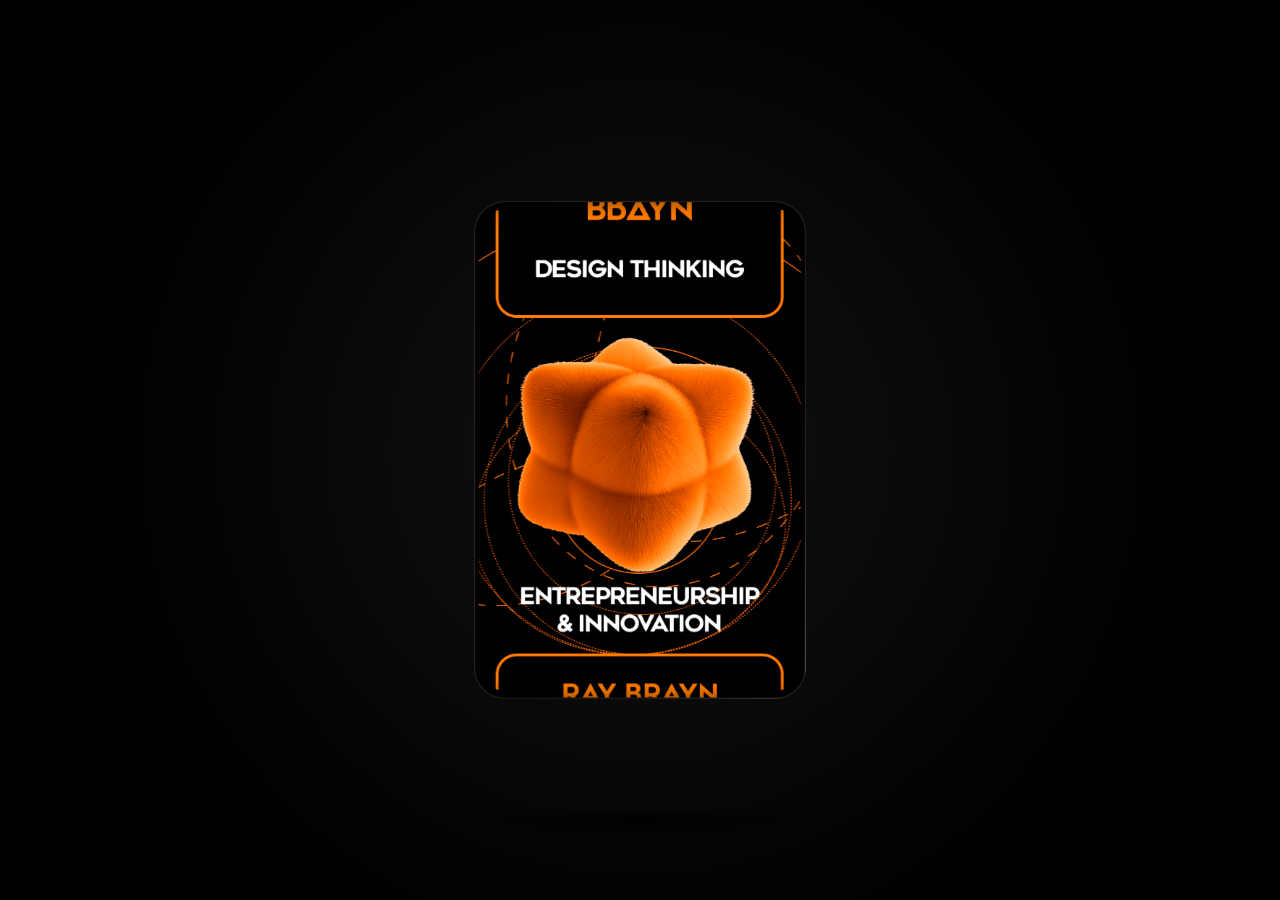
<file: brayn-card/index.html>
<!DOCTYPE html>
<html lang="en">
<head>
    <meta charset="UTF-8">
    <meta name="viewport" content="width=device-width, initial-scale=1.0">
    <title>BRAYN Volumetric Card</title>
    <style>
        :root {
            --orange-glow: rgba(255, 85, 0, 0.4);
            --card-bg: #0a0a0a;
            --card-border: rgba(255, 255, 255, 0.15);
            --glass-highlight: rgba(255, 255, 255, 0.1);
            --bg-deep: #020202;
        }

        body, html {
            margin: 0;
            padding: 0;
            width: 100%;
            height: 100%;
            background: radial-gradient(circle at 50% 50%, #111 0%, var(--bg-deep) 70%, #000 100%);
            display: flex;
            justify-content: center;
            align-items: center;
            overflow: hidden;
            font-family: -apple-system, BlinkMacSystemFont, "Segoe UI", sans-serif;
            perspective: 1400px;
        }

        body::after {
            content: '';
            position: absolute;
            inset: 0;
            background: radial-gradient(circle at center, transparent 40%, rgba(0,0,0,0.85) 100%);
            pointer-events: none;
            z-index: 10;
        }

        .scene {
            position: relative;
            width: 320px;
            height: 480px;
            transform-style: preserve-3d;
        }

        .card-shadow {
            position: absolute;
            bottom: -40px;
            left: 50%;
            width: 260px;
            height: 20px;
            background: rgba(0, 0, 0, 0.9);
            box-shadow: 0 0 40px 20px rgba(0,0,0,0.8);
            transform: translateX(-50%) rotateX(90deg) translateZ(-100px);
            border-radius: 50%;
            filter: blur(15px);
            will-change: transform, opacity;
        }

        .card {
            width: 100%;
            height: 100%;
            position: relative;
            transform-style: preserve-3d;
            cursor: pointer;
            border-radius: 30px;
            will-change: transform;
        }

        /* 3D Volume Layers (Simulating physical 2-3mm thickness) */
        .volume {
            position: absolute;
            inset: 0;
            border-radius: 30px;
            background: var(--card-bg);
            box-shadow: inset 0 0 0 1px var(--card-border);
            transform-style: preserve-3d;
        }
        .v-1 { transform: translateZ(-1px); }
        .v-2 { transform: translateZ(-2px); }
        .v-3 { transform: translateZ(-3px); }
        .v-4 { transform: translateZ(-4px); }
        .v-5 { 
            transform: translateZ(-5px); 
            background: #000;
            box-shadow: inset 0 0 0 1px rgba(255,255,255,0.05), 0 0 0px var(--orange-glow);
            will-change: box-shadow;
        }

        /* Image Layers for Internal Parallax */
        .layer {
            position: absolute;
            inset: 0;
            border-radius: 30px;
            transform-style: preserve-3d;
            pointer-events: none;
        }

        .layer-img {
            width: 100%;
            height: 100%;
            object-fit: cover;
            border-radius: 30px;
            pointer-events: none;
            mix-blend-mode: screen; 
        }

        /* Усиленные глубины (Stronger Parallax) */
        .layer-back { transform: translateZ(12px); }
        .layer-mid { transform: translateZ(28px); }
        .layer-front { transform: translateZ(44px); }
        
        /* Оборотная сторона (Reverse Face) */
        .layer-reverse { 
            transform: translateZ(-6px) rotateY(180deg); 
            background: var(--card-bg);
            box-shadow: inset 0 0 0 1px var(--card-border);
        }

        /* Glass Cover (Glare & Reflection Engine) */
        .glass-cover {
            position: absolute;
            inset: 0;
            transform: translateZ(50px);
            border-radius: 30px;
            border: 1px solid rgba(255, 255, 255, 0.15);
            background: linear-gradient(
                125deg, 
                transparent 0%, 
                transparent 40%, 
                var(--glass-highlight) 45%, 
                rgba(255,255,255,0.3) 50%, 
                var(--glass-highlight) 55%, 
                transparent 60%, 
                transparent 100%
            );
            background-size: 300% 300%;
            background-position: 100% 100%;
            box-shadow: inset 0 0 20px rgba(0,0,0,0.5);
            backdrop-filter: brightness(1.05) contrast(1.1);
            -webkit-backdrop-filter: brightness(1.05) contrast(1.1);
            will-change: background-position;
        }
    </style>
</head>
<body>

    <div class="scene">
        <div class="card" id="braynCard">
            <!-- Physical Edge Volume -->
            <div class="volume v-5" id="cardGlow"></div>
            <div class="volume v-4"></div>
            <div class="volume v-3"></div>
            <div class="volume v-2"></div>
            <div class="volume v-1"></div>
            <div class="volume v-0"></div>

            <!-- Reverse Face (Оборотная сторона) -->
            <!-- Пути используют "./", что означает "в той же папке, что и этот HTML" -->
            <div class="layer layer-reverse">
                <img src="./Design Thinking.png" alt="Orbital Graphics Back" class="layer-img">
            </div>

            <!-- Internal Parallax Layers (Front facing) -->
            <div class="layer layer-back">
                <img src="./Design Thinking.png" alt="Orbital Graphics" class="layer-img">
            </div>
            
            <div class="layer layer-mid">
                <img src="./Design Thinking-1.png" alt="Orange Fuzzy Volume" class="layer-img">
            </div>

            <div class="layer layer-front">
                <img src="./Design Thinking-2.png" alt="BRAYN Typography" class="layer-img">
            </div>

            <!-- Front Glass/Glare -->
            <div class="glass-cover" id="glassCover"></div>
        </div>
        <div class="card-shadow" id="cardShadow"></div>
    </div>

    <script>
        const card = document.getElementById('braynCard');
        const shadow = document.getElementById('cardShadow');
        const glass = document.getElementById('glassCover');
        const glow = document.getElementById('cardGlow');
        
        let isAnimating = false;
        let startTime = null;
        const durationMs = 2000;

        // Premium cinematic easing (Ease In Out Quart)
        function easeInOutQuart(x) {
            return x < 0.5 ? 8 * x * x * x * x : 1 - Math.pow(-2 * x + 2, 4) / 2;
        }

        function animateSpin(currentTime) {
            if (!startTime) startTime = currentTime;
            const elapsed = currentTime - startTime;
            let progress = Math.min(elapsed / durationMs, 1);
            
            const ease = easeInOutQuart(progress);
            
            // Core Rotation
            const rotY = ease * 360;
            
            // Secondary Motion (peaks at exactly mid-spin)
            const peak = Math.sin(progress * Math.PI); // 0 -> 1 -> 0
            const rotX = peak * 3;     // 3deg max tilt
            const rotZ = peak * 1.0;   // 1deg max wobble
            const scale = 1 + (peak * 0.012); // 1.012 max scale
            
            // Apply Transforms
            card.style.transform = `rotateY(${rotY}deg) rotateX(${rotX}deg) rotateZ(${rotZ}deg) scale(${scale})`;
            
            // Shadow Reactivity
            shadow.style.transform = `translateX(-50%) rotateX(90deg) translateZ(-100px) scale(${1 - peak * 0.15})`;
            shadow.style.opacity = 1 - (peak * 0.4);
            
            // Glare Sweep (100% to -50%)
            const glarePos = 100 - (ease * 150);
            glass.style.backgroundPosition = `${glarePos}% ${glarePos}%`;
            
            // Dynamic Orange Glow on Back Volume
            glow.style.boxShadow = `inset 0 0 0 1px rgba(255,255,255,0.05), 0 0 ${peak * 60}px ${peak * 15}px var(--orange-glow)`;

            if (progress < 1) {
                requestAnimationFrame(animateSpin);
            } else {
                // Ensure perfect resting state
                isAnimating = false;
                card.style.transform = `rotateY(0deg) rotateX(0deg) rotateZ(0deg) scale(1)`;
                glass.style.backgroundPosition = `100% 100%`;
            }
        }

        card.addEventListener('click', () => {
            if (isAnimating) return;
            isAnimating = true;
            startTime = null;
            requestAnimationFrame(animateSpin);
        });
    </script>
</body>
</html>
</file>
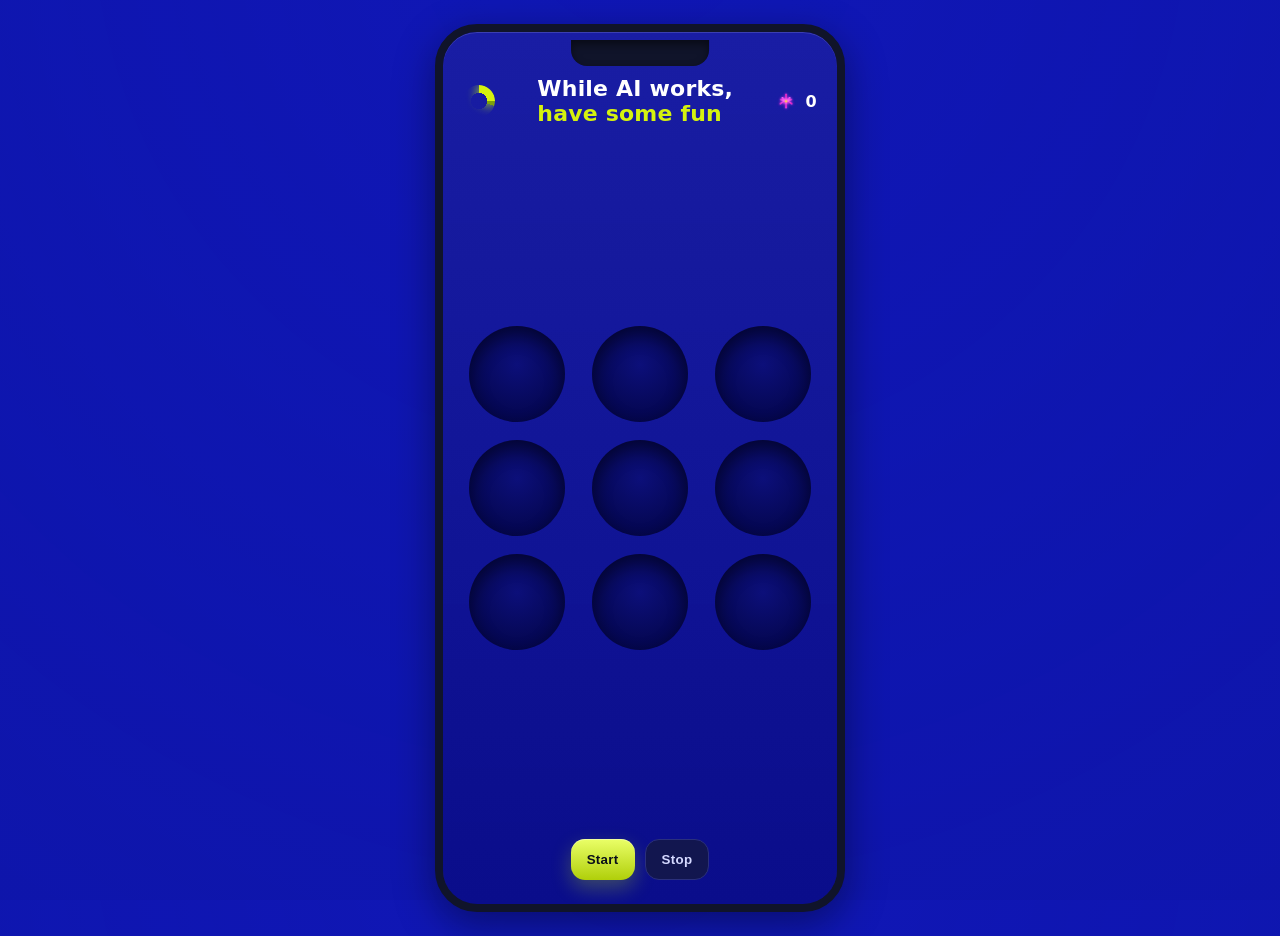
<file: while-ai-works-game/index.html>
<!DOCTYPE html>
<html lang="en">
<head>
  <meta charset="UTF-8" />
  <meta name="viewport" content="width=device-width, initial-scale=1, maximum-scale=1, user-scalable=no" />
  <title>While AI works — have some fun</title>
  <link rel="preload" href="assets/flower_good.png" as="image">
  <link rel="preload" href="assets/flower_bad.png" as="image">
  <link rel="stylesheet" href="style.css" />
</head>
<body>
  <div class="page">
    <div class="phone-mock">
      <div class="notch"></div>
      <header class="top">
        <div class="spinner" aria-hidden="true"></div>
        <h1>While AI works,<br><span>have some fun</span></h1>
        <div class="score">
          <img src="assets/flower_good.png" alt="flower" class="score-flower">
          <span id="scoreValue">0</span>
        </div>
      </header>

      <main class="board" role="grid" aria-label="Tap the flowers">
        <!-- 9 cells -->
        <button class="cell" data-index="0" aria-label="cell 1" role="gridcell"></button>
        <button class="cell" data-index="1" aria-label="cell 2" role="gridcell"></button>
        <button class="cell" data-index="2" aria-label="cell 3" role="gridcell"></button>
        <button class="cell" data-index="3" aria-label="cell 4" role="gridcell"></button>
        <button class="cell" data-index="4" aria-label="cell 5" role="gridcell"></button>
        <button class="cell" data-index="5" aria-label="cell 6" role="gridcell"></button>
        <button class="cell" data-index="6" aria-label="cell 7" role="gridcell"></button>
        <button class="cell" data-index="7" aria-label="cell 8" role="gridcell"></button>
        <button class="cell" data-index="8" aria-label="cell 9" role="gridcell"></button>
        <div id="fxLayer" class="fx-layer" aria-hidden="true"></div>
      </main>

      <footer class="bottom">
        <button id="startBtn" class="primary">Start</button>
        <button id="stopBtn" class="secondary" disabled>Stop</button>
      </footer>
    </div>
  </div>

  <script src="game.js"></script>
</body>
</html>
</file>
<file: while-ai-works-game/style.css>
:root{
  --bg:#0E15AB;            /* deep royal blue */
  --hole:#0C0F7A;          /* darker circles */
  --accent:#D5F20E;        /* neon lime */
  --text:#FFFFFF;
  --danger:#FF3B30;
}
* { box-sizing: border-box; }
html, body { height: 100%; }
body {
  margin:0; font-family: ui-sans-serif, -apple-system, system-ui, Segoe UI, Roboto, Helvetica, Arial;
  color: var(--text); background: radial-gradient(1200px 1200px at 50% -10%, #1a23ff22, transparent), var(--bg);
  -webkit-font-smoothing: antialiased; text-rendering: optimizeLegibility;
}
.page { min-height: 100%; display: grid; place-items: center; padding: 24px; }

/* Phone mock */
.phone-mock{
  width:min(410px, 92vw); aspect-ratio: 9/19.5;
  background: linear-gradient(180deg, rgba(255,255,255,0.06), rgba(0,0,0,0.12)) padding-box, #0B0F9E;
  border-radius: 42px; box-shadow: 0 12px 40px rgba(0,0,0,.4), inset 0 1px 0 rgba(255,255,255,.15);
  border: 8px solid #10142a;
  position: relative; overflow: hidden; padding: 16px 14px 16px 14px;
  display: grid; grid-template-rows: auto 1fr auto;
}
.notch{
  position:absolute; top:8px; left:50%; transform:translateX(-50%);
  width: 35%; height: 26px; background:#10142a; border-radius:0 0 16px 16px;
  box-shadow: 0 4px 8px rgba(0,0,0,.5) inset;
}

/* Top header */
.top{ position:relative; display:flex; align-items:center; justify-content:space-between; padding: 28px 6px 10px 6px; }
.top h1{ margin:0; font-weight:800; line-height:1.15; letter-spacing:.2px; font-size: clamp(18px, 3.4vw, 22px); }
.top h1 span{ color: var(--accent); }
.spinner{
  width: 32px; height: 32px; border-radius: 50%;
  background:
    conic-gradient(from 0deg, var(--accent) 0 25%, #7da20c 0 30%, transparent 0 100%);
  mask: radial-gradient(circle 10px, transparent 8px, #000 8px);
  animation: spin 1.2s linear infinite;
  filter: drop-shadow(0 0 6px #c6ff00);
}
@keyframes spin { to { transform: rotate(1turn); } }
.score{ display:flex; align-items:center; gap:8px; font-weight:800; letter-spacing: .4px; }
.score .score-flower{ width: 22px; height: 22px; image-rendering: -webkit-optimize-contrast; }

/* Board */
.board{
  display:grid; grid-template-columns: repeat(3, 1fr); gap: 18px;
  padding: 18px 8px 8px 8px; align-content: center; justify-items:center;
}
.cell{
  width: 96px; height: 96px; border-radius: 50%;
  background: radial-gradient(60% 60% at 50% 40%, #0c0f7a, #04064d);
  border:none; outline:none; position:relative; cursor: pointer;
  box-shadow: inset 0 8px 18px rgba(0,0,0,.45);
  display:grid; place-items:center;
  transition: transform .06s ease;
  touch-action: manipulation;
}
.cell:active{ transform: scale(.97); }

/* Sprites */
.sprite{
  width: 72px; height: 72px;
  background-size: contain; background-repeat:no-repeat; background-position:center;
  filter: drop-shadow(0 0 8px rgba(255,0,255,.45));
  transform: scale(.96);
  animation: pop .12s ease-out;
}
.sprite.bad{ filter: drop-shadow(0 0 10px rgba(255, 64, 64, .55)); }
@keyframes pop{ from{ transform: scale(.85); opacity:.6 } to{ transform: scale(.96); opacity:1 } }

.fx-layer{ position:absolute; inset:0; pointer-events:none; }
.float{
  position:absolute; font-weight:800; font-size: 18px;
  transform: translate(-50%, -50%); left:50%; top:50%; opacity:0;
  animation: fly 700ms ease-out forwards;
}
.float.pos{ color:#fff; text-shadow: 0 0 10px rgba(255,255,255,.5); }
.float.neg{ color: var(--danger); text-shadow: 0 0 10px rgba(255,0,0,.3); }
@keyframes fly{ from{ transform: translate(-50%, -10%); opacity:0 } 20%{opacity:1} to{ transform: translate(-50%, -100%); opacity:0 } }

.bottom{
  display:flex; gap:10px; justify-content:center; padding: 10px 8px 8px 8px;
}
.primary,.secondary{
  -webkit-tap-highlight-color: transparent;
  padding: 12px 16px; border-radius: 14px; font-weight:700; letter-spacing:.3px; border:none;
}
.primary{
  background: linear-gradient(180deg, #eaff68, #b0cf0a); color:#0b0f1a;
  box-shadow: 0 8px 20px rgba(208,255,0,.25), inset 0 1px 0 rgba(255,255,255,.35);
}
.secondary{
  background: #12164f; color:#d5d9ff; border: 1px solid #2a2f7c;
}

/* Responsive tweaks */
@media (max-width: 360px){
  .cell{ width: 86px; height: 86px; }
  .sprite{ width: 64px; height: 64px; }
}
</file>
